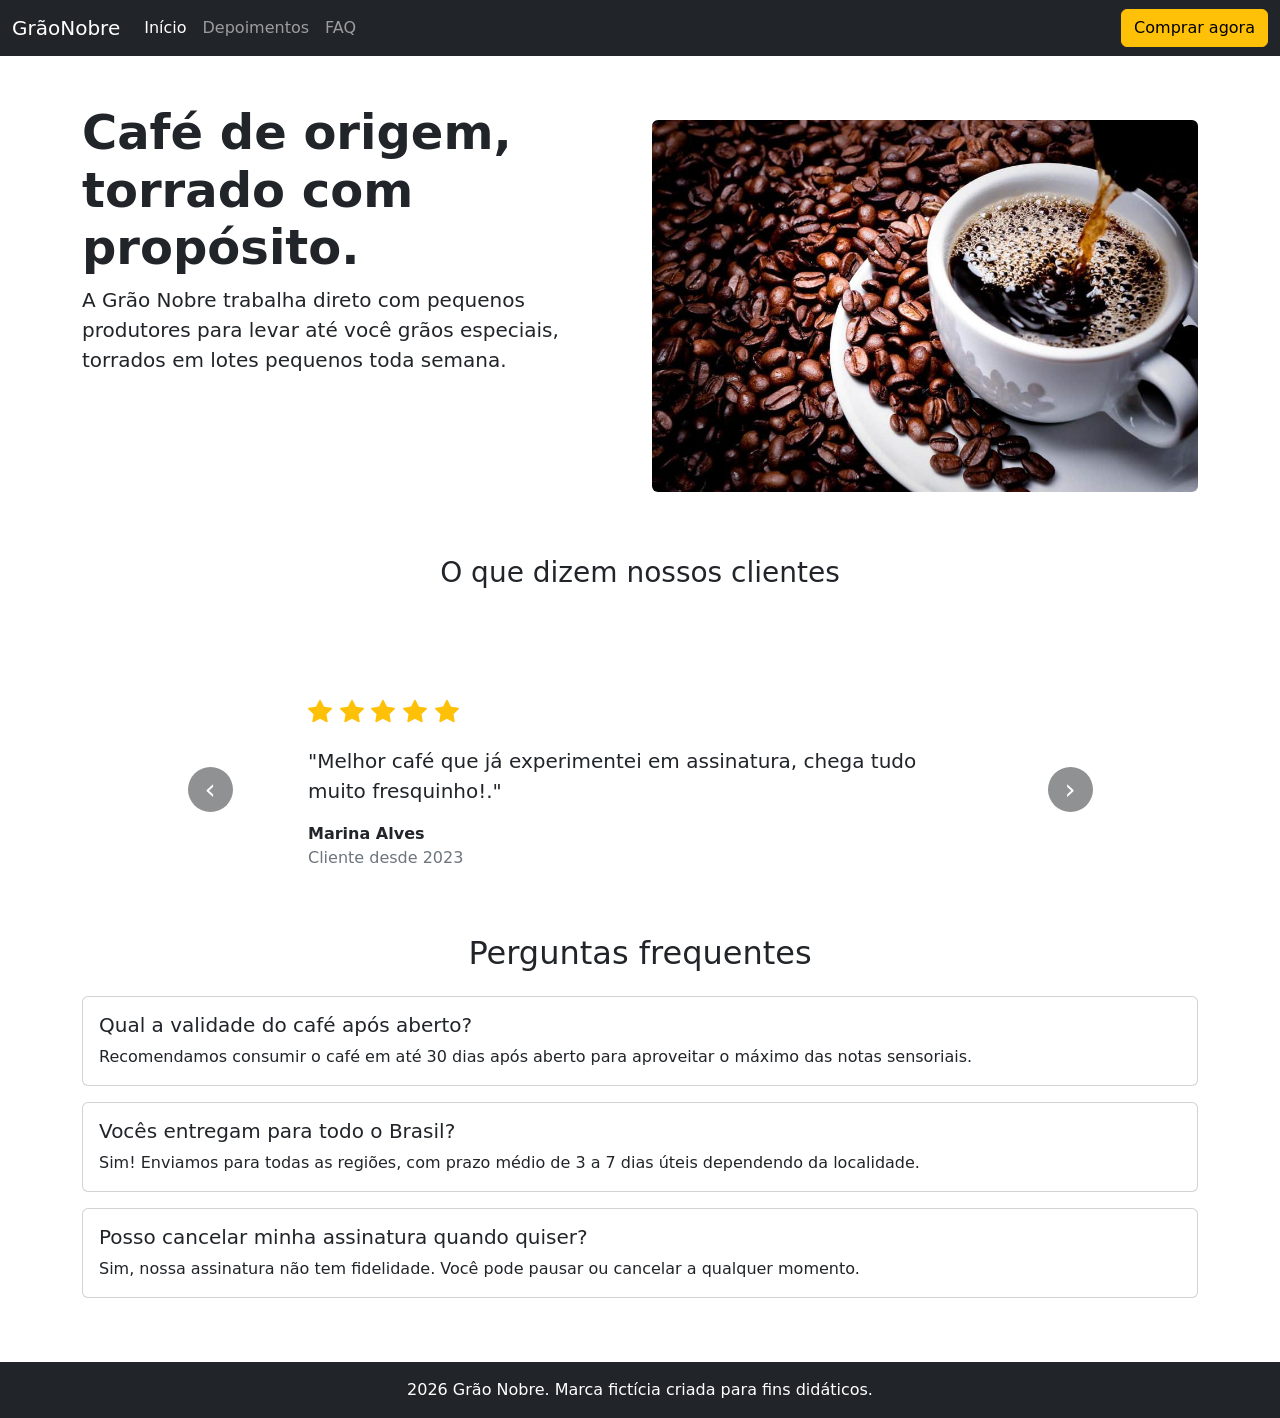
<file: bootstrap-ex/index.html>
<!DOCTYPE html>
<html lang="pt-BR">

<head>
    <meta charset="UTF-8">
    <meta name="viewport" content="width=device-width, initial-scale=1.0">
    <link href="https://cdn.jsdelivr.net/npm/bootstrap@5.3.3/dist/css/bootstrap.min.css" rel="stylesheet">
    <link href="https://cdn.jsdelivr.net/npm/bootstrap-icons@1.11.3/font/bootstrap-icons.min.css" rel="stylesheet" />
    <title>Grão Nobre - Desenvolvido</title>
</head>

<body>

    <nav class="navbar navbar-expand-lg bg-dark navbar-dark">
        <div class="container-fluid">
            <a class="navbar-brand" href="#">GrãoNobre</a>
            <button class="navbar-toggler" type="button" data-bs-toggle="collapse" data-bs-target="#navbarNavDropdown"
                aria-controls="navbarNavDropdown" aria-expanded="false" aria-label="Toggle navigation">
                <span class="navbar-toggler-icon"></span>
            </button>
            <div class="collapse navbar-collapse" id="navbarNavDropdown">
                <ul class="navbar-nav">
                    <li class="nav-item">
                        <a class="nav-link active" aria-current="page" href="#">Início</a>
                    </li>
                    <li class="nav-item">
                        <a class="nav-link" href="#">Depoimentos</a>
                    </li>
                    <li class="nav-item">
                        <a class="nav-link" href="#">FAQ</a>
                    </li>
                </ul>
            </div>
            <button class="btn btn-warning" data-bs-toggle="modal" data-bs-target="#modalPedido">Comprar agora</button>
        </div>

    </nav>

    <div class="container mt-5">
        <div class="row">
            <div class="col-md-6">
                <h1 class="display-5 fw-bold">Café de origem, torrado com propósito.</h1>
                <p class="lead">A Grão Nobre trabalha direto com pequenos produtores para levar até você grãos
                    especiais,
                    torrados em lotes pequenos toda semana.</p>
            </div>
            <div class="col-md-6">
                <img src="img/cafe.jpg" alt="cafe" class="img-fluid rounded my-3">
            </div>
        </div>
    </div>

    <div class="container my-5">
        <div class="row justify-content-center">
            <div class="col-lg-8 text-center">
                <h3>O que dizem nossos clientes</h3>
            </div>
        </div>
    </div>

    <div id="depoimentoscarrossel" class="carousel slide carousel-dark mx-auto" data-bs-interval="false"
        style="max-width: 760px;">
        <div class="carousel-inner">
            <div class="carousel-item active">
                <div class="p-5">
                    <p class="text-warning fs-4">
                        <i class="bi bi-star-fill"></i>
                        <i class="bi bi-star-fill"></i>
                        <i class="bi bi-star-fill"></i>
                        <i class="bi bi-star-fill"></i>
                        <i class="bi bi-star-fill"></i>
                    </p>

                    <p class="fs-5">
                        "Melhor café que já experimentei em assinatura, chega tudo muito fresquinho!."
                    </p>

                    <strong>Marina Alves</strong>

                    <p class="text-secondary">Cliente desde 2023</p>
                </div>
            </div>

            <div class="carousel-item">
                <div class="p-5">
                    <p class="text-warning fs-4">
                        <i class="bi bi-star-fill"></i>
                        <i class="bi bi-star-fill"></i>
                        <i class="bi bi-star-fill"></i>
                        <i class="bi bi-star-fill"></i>
                        <i class="bi bi-star-fill"></i>
                    </p>

                    <p class="fs-5">
                        "Entrega rápida e sabor excelente. Vale muito a pena!!!"
                    </p>

                    <strong>Carlos E.</strong>

                    <p class="text-secondary">Cliente desde 2024</p>
                </div>
            </div>

            <div class="carousel-item">
                <div class="p-5">
                    <p class="text-warning fs-4">
                        <i class="bi bi-star-fill"></i>
                        <i class="bi bi-star-fill"></i>
                        <i class="bi bi-star-fill"></i>
                        <i class="bi bi-star-fill"></i>
                        <i class="bi bi-star-fill"></i>
                    </p>

                    <p class="fs-5">"Os grãos são muito bons e o café fica ótimo em casa."</p>

                    <strong>Lucas F.</strong>

                    <p class="text-secondary">Cliente desde 2025</p>
                </div>
            </div>
        </div>

        <button class="carousel-control-prev" type="button" data-bs-target="#depoimentoscarrossel" data-bs-slide="prev"
            aria-label="Avaliação anterior" style="left: -80px; width: 60px;">
            <span class="rounded-circle bg-dark text-white d-flex align-items-center justify-content-center fs-3"
                style="width: 45px; height: 45px" aria-hidden="true">‹</span>
        </button>

        <button class="carousel-control-next" type="button" data-bs-target="#depoimentoscarrossel" data-bs-slide="next"
            aria-label="Próxima avaliação" style="right: -80px; width: 60px;">
            <span class="rounded-circle bg-dark text-white d-flex align-items-center justify-content-center fs-3"
                style="width: 45px; height: 45px" aria-hidden="true">›</span>
        </button>
    </div>

    <div class="container mb-5">
        <h2 class="text-center mb-4">Perguntas frequentes</h2>
        <div class="row">
            <div class="col-md-12">
                <div class="card mb-3">
                    <div class="card-body">
                        <h5 class="card-title">Qual a validade do café após aberto?</h5>
                        <p class="card-text">Recomendamos consumir o café em até 30 dias após aberto para aproveitar o
                            máximo das notas sensoriais.</p>
                    </div>
                </div>

                <div class="card mb-3">
                    <div class="card-body">
                        <h5 class="card-title">Vocês entregam para todo o Brasil?</h5>
                        <p class="card-text">Sim! Enviamos para todas as regiões, com prazo médio de 3 a 7 dias úteis
                            dependendo da localidade.</p>
                    </div>
                </div>

                <div class="card mb-3">
                    <div class="card-body">
                        <h5 class="card-title">Posso cancelar minha assinatura quando quiser?</h5>
                        <p class="card-text">Sim, nossa assinatura não tem fidelidade. Você pode pausar ou cancelar a
                            qualquer momento.</p>
                    </div>
                </div>
            </div>
        </div>
    </div>

    <footer class="bg-dark text-white text-center p-3 mt-5">
        <p class="mb-0">2026 Grão Nobre. Marca fictícia criada para fins didáticos.</p>
    </footer>

    <div class="modal fade" id="modalPedido" tabindex="-1" aria-labelledby="modalPedidoLabel" aria-hidden="true">
        <div class="modal-dialog">
            <div class="modal-content">
                <div class="modal-header border-bottom-0">
                    <h5 class="modal-title" id="modalPedidoLabel">Faça seu pedido:</h5>
                    <button type="button" class="btn-close" data-bs-dismiss="modal" aria-label="Fechar"></button>
                </div>
                <div class="modal-body border-bottom">
                    <div class="form-check mb-3">
                        <input class="form-check-input" type="checkbox" value="" id="checkKit">
                        <label class="form-check-label" for="checkKit">
                            Kit de degustação
                        </label>
                    </div>
                    <div class="form-check mb-3">
                        <input class="form-check-input" type="checkbox" value="" id="checkUmPacote">
                        <label class="form-check-label" for="checkUmPacote">
                            1 pacote de 250g
                        </label>
                    </div>
                    <div class="form-check mb-3">
                        <input class="form-check-input" type="checkbox" value="" id="checkCincoPacotes">
                        <label class="form-check-label" for="checkCincoPacotes">
                            5 pacotes de 250g
                        </label>
                    </div>
                </div>
                <div class="modal-footer border-top-0">
                    <button type="button" class="btn btn-primary">Ir para o carrinho</button>
                </div>
            </div>
        </div>
    </div>

    <script src="https://cdn.jsdelivr.net/npm/bootstrap@5.3.8/dist/js/bootstrap.bundle.min.js"
        integrity="sha384-FKyoEForCGlyvwx9Hj09JcYn3nv7wiPVlz7YYwJrWVcXK/BmnVDxM+D2scQbITxI"
        crossorigin="anonymous"></script>
</body>

</html>
</file>
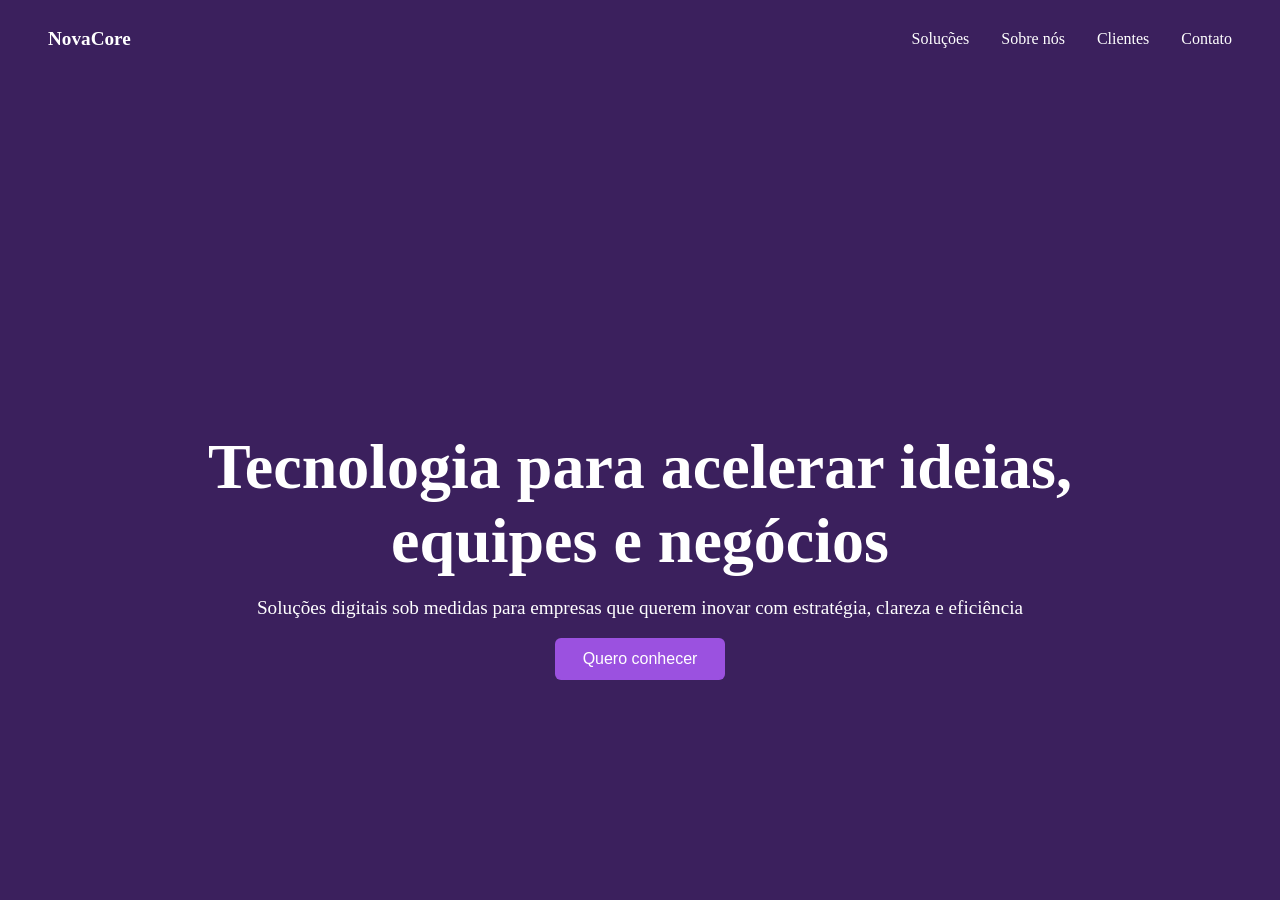
<file: ex-revisao/index.html>
<!DOCTYPE html>
<html lang="en">

<head>
    <meta charset="UTF-8">
    <meta name="viewport" content="width=device-width, initial-scale=1.0">
    <link rel="stylesheet" href="./css/style.css">
    <title>Document</title>
</head>

<body>
    <header class="Cabecalho">
        <div class="logo">
            <span>NovaCore</span>
        </div>
        <nav class="links-menu">
            <a href="#">Soluções</a>
            <a href="#">Sobre nós</a>
            <a href="#">Clientes</a>
            <a href="#">Contato</a>
        </nav>
    </header>
    
    <section class="secao1">
        <h1>Tecnologia para acelerar ideias,</h1>
        <h1>equipes e negócios</h1>
        <p>Soluções digitais sob medidas para empresas que querem inovar com estratégia, clareza e eficiência</p>
        <button id="botao_quero_conhecer">Quero conhecer</button>
    </section>
</body>

</html>
</file>
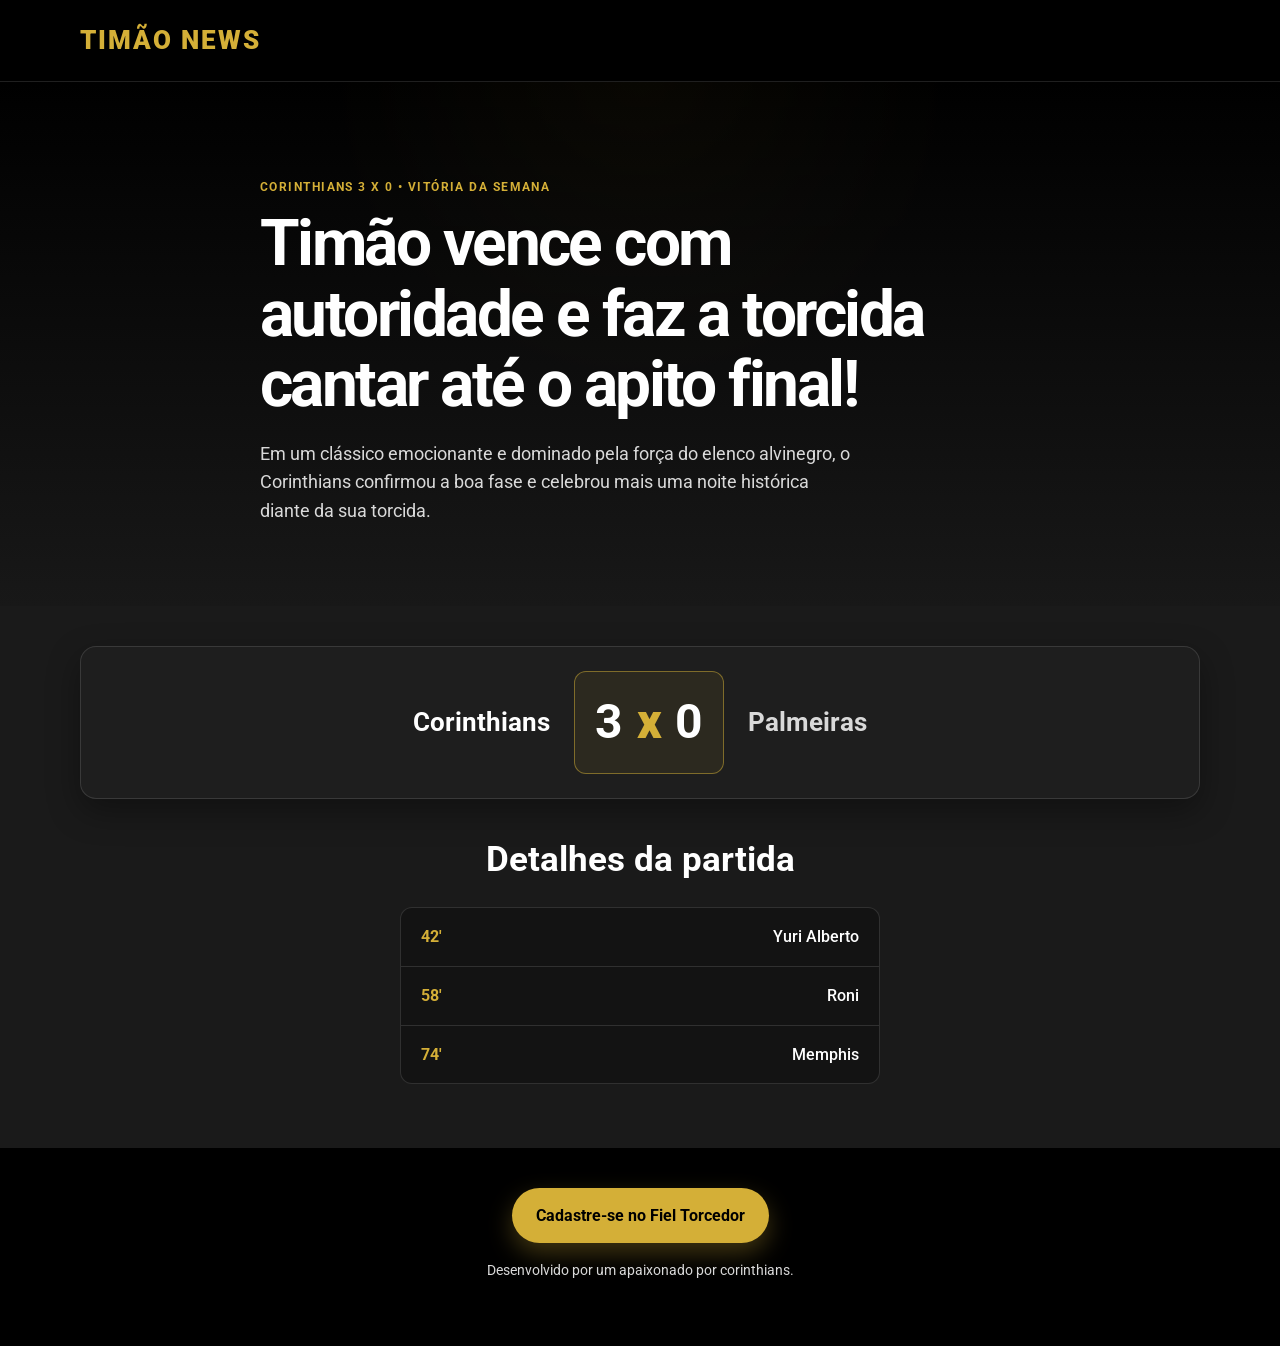
<file: ex-viecoding/index.html>
<!DOCTYPE html>
<html lang="pt-BR">

<head>
    <meta charset="UTF-8" />
    <meta name="viewport" content="width=device-width, initial-scale=1.0" />
    <meta name="description" content="Timão News - cobertura fictícia da vitória histórica do Corinthians." />
    <title>Timão News</title>
    <link rel="preconnect" href="https://fonts.googleapis.com" />
    <link rel="preconnect" href="https://fonts.gstatic.com" crossorigin />
    <link href="https://fonts.googleapis.com/css2?family=Roboto:wght@400;500;700;900&display=swap" rel="stylesheet" />
    <link rel="stylesheet" href="css/style.css" />
</head>

<body>
    <header class="site-header">
        <div class="container">
            <div class="brand" aria-label="Timão News">Timão News</div>
        </div>
    </header>

    <main>
        <section id="hero" class="hero">
            <div class="container hero-content">
                <p class="eyebrow">Corinthians 3 x 0 • Vitória da semana</p>
                <h1>Timão vence com autoridade e faz a torcida cantar até o apito final!</h1>
                <p class="lead">
                    Em um clássico emocionante e dominado pela força do elenco alvinegro,
                    o Corinthians confirmou a boa fase e celebrou mais uma noite histórica
                    diante da sua torcida.
                </p>
            </div>
        </section>

        <section id="match-details" class="match-details">
            <div class="container">
                <div class="scoreboard" aria-label="Placar da partida">
                    <span class="team">Corinthians</span>
                    <div class="score-box">
                        <strong>3</strong>
                        <span>x</span>
                        <strong>0</strong>
                    </div>
                    <span class="team opponent">Palmeiras</span>
                </div>

                <h2>Detalhes da partida</h2>

                <ul class="scorers" aria-label="Autores dos gols">
                    <li><span>42'</span> Yuri Alberto</li>
                    <li><span>58'</span> Roni</li>
                    <li><span>74'</span> Memphis</li>
                </ul>
            </div>
        </section>
    </main>

    <footer class="site-footer">
        <div class="container footer-content">
            <a href="#" class="cta-button" aria-label="Cadastre-se no Fiel Torcedor">
                Cadastre-se no Fiel Torcedor
            </a>
            <p class="credits">Desenvolvido por um apaixonado por corinthians.</p>
        </div>
    </footer>
</body>

</html>
</file>
<file: ex-revisao/css/style.css>
body {
    background-color: #3b205d;
    color: white
}




.Cabecalho {
    display: flex;
    align-items: center;
    padding: 20px 40px;
}


.logo{
    display: flex;
    justify-content: flex-start;
    font-size: 1.2rem;
    font-weight: bold;
}

.links-menu {
    display: flex;
    gap: 32px;
    margin-left: auto;
}

.links-menu a {
    color: white;
    text-decoration: none;
}

.secao1 {
    display: flex;
    flex-direction: column;
    justify-content: center;
    align-items: center;
    margin-top: 40vh;
    display: flex;
    font-size: 1.2rem;
    flex-direction: column;
}

#botao_quero_conhecer {
    background-color: #9b51e0;
    color: white;
    border: none;
    padding: 12px 28px;
    border-radius: 6px;
    font-size: 1rem;
    cursor: pointer;

}

.secao1 h1{
    margin: 0;
    font-size: 4rem;
}
</file>
<file: ex-viecoding/css/style.css>
:root {
    --bg-primary: #000000;
    --bg-secondary: #1a1a1a;
    --text-primary: #ffffff;
    --text-muted: #d9d9d9;
    --accent: #d4af37;
    --accent-dark: #a98918;
    --border: rgba(255, 255, 255, 0.12);
    --shadow: rgba(0, 0, 0, 0.35);
}

* {
    box-sizing: border-box;
}

html {
    scroll-behavior: smooth;
}

body {
    margin: 0;
    font-family: "Roboto", Arial, sans-serif;
    background: var(--bg-primary);
    color: var(--text-primary);
    line-height: 1.6;
}

img {
    max-width: 100%;
    display: block;
}

a {
    color: inherit;
    text-decoration: none;
}

.container {
    width: min(1120px, calc(100% - 2rem));
    margin: 0 auto;
}

.site-header {
    background: var(--bg-primary);
    border-bottom: 1px solid var(--border);
}

.brand {
    padding: 1.25rem 0;
    font-size: 1.6rem;
    font-weight: 900;
    letter-spacing: 0.08em;
    text-transform: uppercase;
    color: var(--accent);
}

.hero {
    background: linear-gradient(180deg, rgba(0, 0, 0, 0.8), rgba(26, 26, 26, 0.92)),
        radial-gradient(circle at top, rgba(212, 175, 55, 0.2), transparent 38%);
    padding: 4rem 0 3rem;
}

.hero-content {
    max-width: 760px;
}

.eyebrow {
    margin: 0 0 0.75rem;
    color: var(--accent);
    font-weight: 700;
    text-transform: uppercase;
    letter-spacing: 0.12em;
    font-size: 0.75rem;
}

h1 {
    margin: 0;
    font-size: clamp(2.2rem, 5vw, 4rem);
    line-height: 1.1;
    letter-spacing: -0.04em;
}

.lead {
    margin-top: 1.25rem;
    max-width: 60ch;
    color: var(--text-muted);
    font-size: 1.1rem;
}

.match-details {
    padding: 2.5rem 0 4rem;
    background: var(--bg-secondary);
}

.scoreboard {
    display: flex;
    align-items: center;
    justify-content: center;
    gap: clamp(0.5rem, 2vw, 1.5rem);
    margin: 0 auto 2rem;
    padding: 1.5rem 1rem;
    background: rgba(255, 255, 255, 0.02);
    border: 1px solid var(--border);
    border-radius: 16px;
    box-shadow: 0 12px 32px var(--shadow);
    flex-wrap: wrap;
}

.team {
    font-size: clamp(1.1rem, 2vw, 1.75rem);
    font-weight: 700;
    text-align: center;
}

.score-box {
    display: flex;
    align-items: center;
    gap: 0.85rem;
    padding: 0.75rem 1.25rem;
    border-radius: 12px;
    background: rgba(212, 175, 55, 0.08);
    border: 1px solid rgba(212, 175, 55, 0.5);
    font-size: clamp(1.8rem, 4vw, 3rem);
    font-weight: 900;
}

.score-box span {
    color: var(--accent);
}

.score-box strong {
    color: var(--text-primary);
}

.opponent {
    color: var(--text-muted);
}

h2 {
    margin: 0 0 1.25rem;
    font-size: clamp(1.5rem, 3vw, 2.2rem);
    text-align: center;
}

.scorers {
    list-style: none;
    margin: 0 auto;
    padding: 0;
    max-width: 480px;
    background: rgba(0, 0, 0, 0.24);
    border: 1px solid var(--border);
    border-radius: 12px;
    overflow: hidden;
}

.scorers li {
    display: flex;
    align-items: center;
    justify-content: space-between;
    gap: 1rem;
    padding: 1rem 1.25rem;
    border-bottom: 1px solid var(--border);
    color: var(--text-primary);
    font-weight: 500;
}

.scorers li:last-child {
    border-bottom: none;
}

.scorers span {
    color: var(--accent);
    font-weight: 700;
}

.site-footer {
    padding: 2rem 0 3rem;
    background: var(--bg-primary);
}

.footer-content {
    display: flex;
    flex-direction: column;
    align-items: center;
    justify-content: center;
    gap: 1rem;
    text-align: center;
}

.cta-button {
    display: inline-flex;
    align-items: center;
    justify-content: center;
    min-height: 52px;
    padding: 0.9rem 1.5rem;
    background: var(--accent);
    color: var(--bg-primary);
    border-radius: 999px;
    font-weight: 700;
    transition: transform 0.2s ease, background 0.2s ease;
    box-shadow: 0 10px 25px rgba(212, 175, 55, 0.3);
}

.cta-button:hover,
.cta-button:focus-visible {
    background: var(--accent-dark);
    transform: translateY(-1px);
}

.credits {
    margin: 0;
    color: var(--text-muted);
    font-size: 0.9rem;
}

@media (min-width: 768px) {
    .hero {
        padding: 6rem 0 4rem;
    }

    .site-footer {
        padding: 2.5rem 0 4rem;
    }
}
</file>
